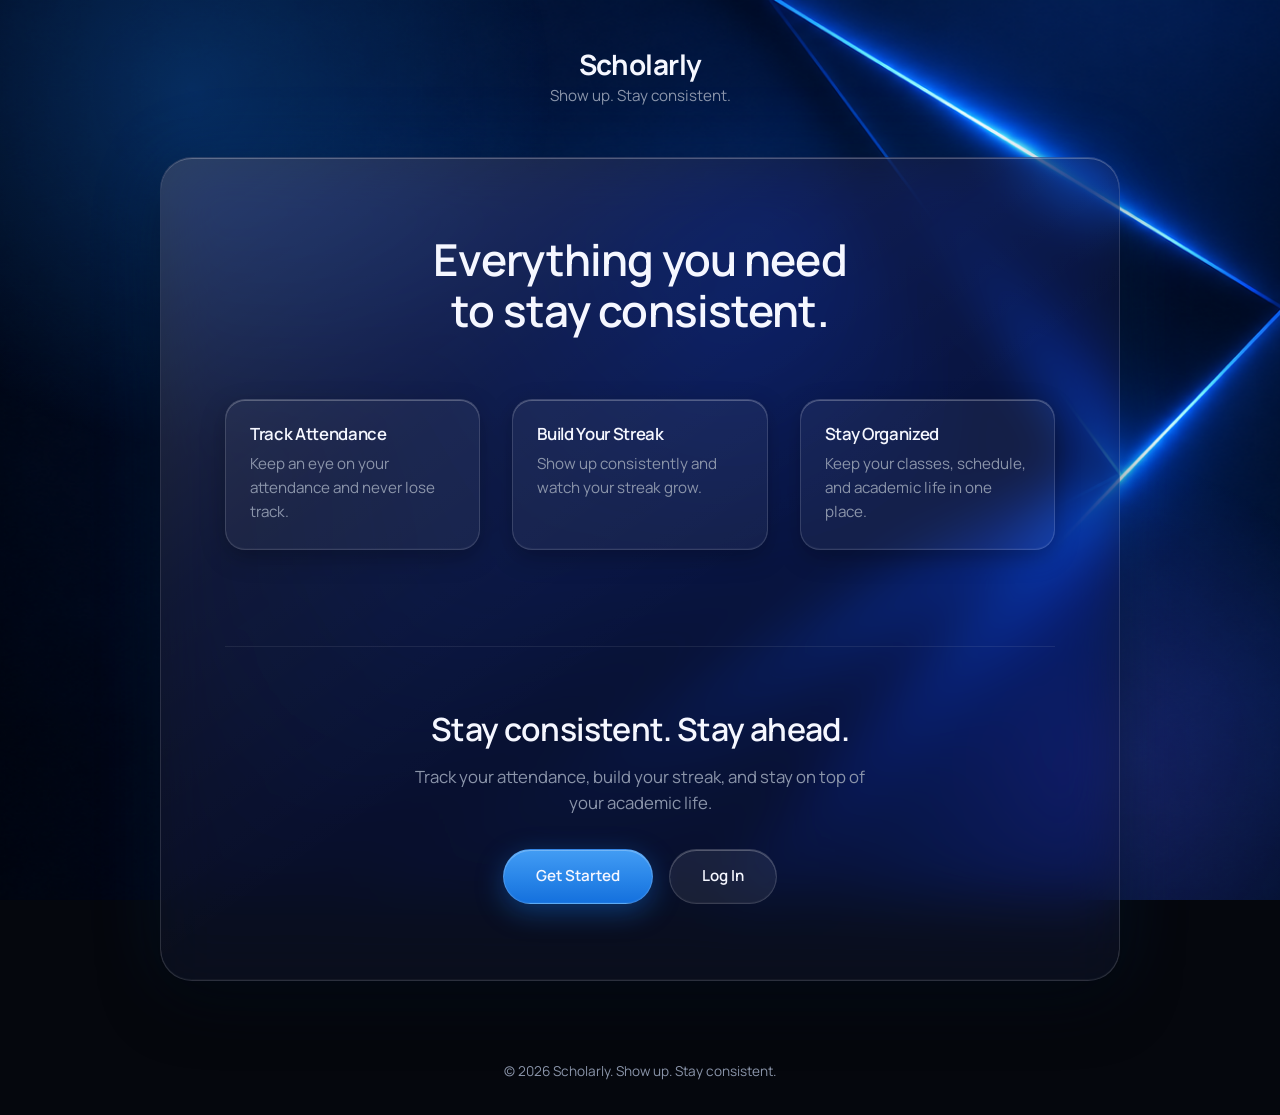
<file: index.html>
<!DOCTYPE html>
<html lang="en">
<head>
    <meta charset="UTF-8">
    <meta name="viewport" content="width=device-width, initial-scale=1.0">
    <title>Scholarly</title>

    <!-- Font: Manrope (falls back to system fonts if it can't load) -->
    <link rel="preconnect" href="https://fonts.googleapis.com">
    <link rel="preconnect" href="https://fonts.gstatic.com" crossorigin>
    <link href="https://fonts.googleapis.com/css2?family=Manrope:wght@400;500;600;700&display=swap" rel="stylesheet">

    <link rel="stylesheet" href="css/global.css">
</head>

<body>

    <header class="site-header">
        <h1>Scholarly</h1>
        <p>Show up. Stay consistent.</p>
    </header>

    <main>
        <div class="card">

            <section class="hero">
                <h2>Everything you need to stay consistent.</h2>

                <div class="features">
                    <article>
                        <h3>Track Attendance</h3>
                        <p>Keep an eye on your attendance and never lose track.</p>
                    </article>

                    <article>
                        <h3>Build Your Streak</h3>
                        <p>Show up consistently and watch your streak grow.</p>
                    </article>

                    <article>
                        <h3>Stay Organized</h3>
                        <p>Keep your classes, schedule, and academic life in one place.</p>
                    </article>
                </div>
            </section>

            <section class="cta">
                <h2>Stay consistent. Stay ahead.</h2>
                <p>
                    Track your attendance, build your streak,
                    and stay on top of your academic life.
                </p>

                <div class="cta-actions">
                    <a href="signup.html" class="btn btn-primary">Get Started</a>
                    <a href="login.html" class="btn btn-secondary">Log In</a>
                </div>
            </section>

        </div>
    </main>

    <footer class="site-footer">
        <p>© 2026 Scholarly. Show up. Stay consistent.</p>
    </footer>

</body>
</html>
</file>
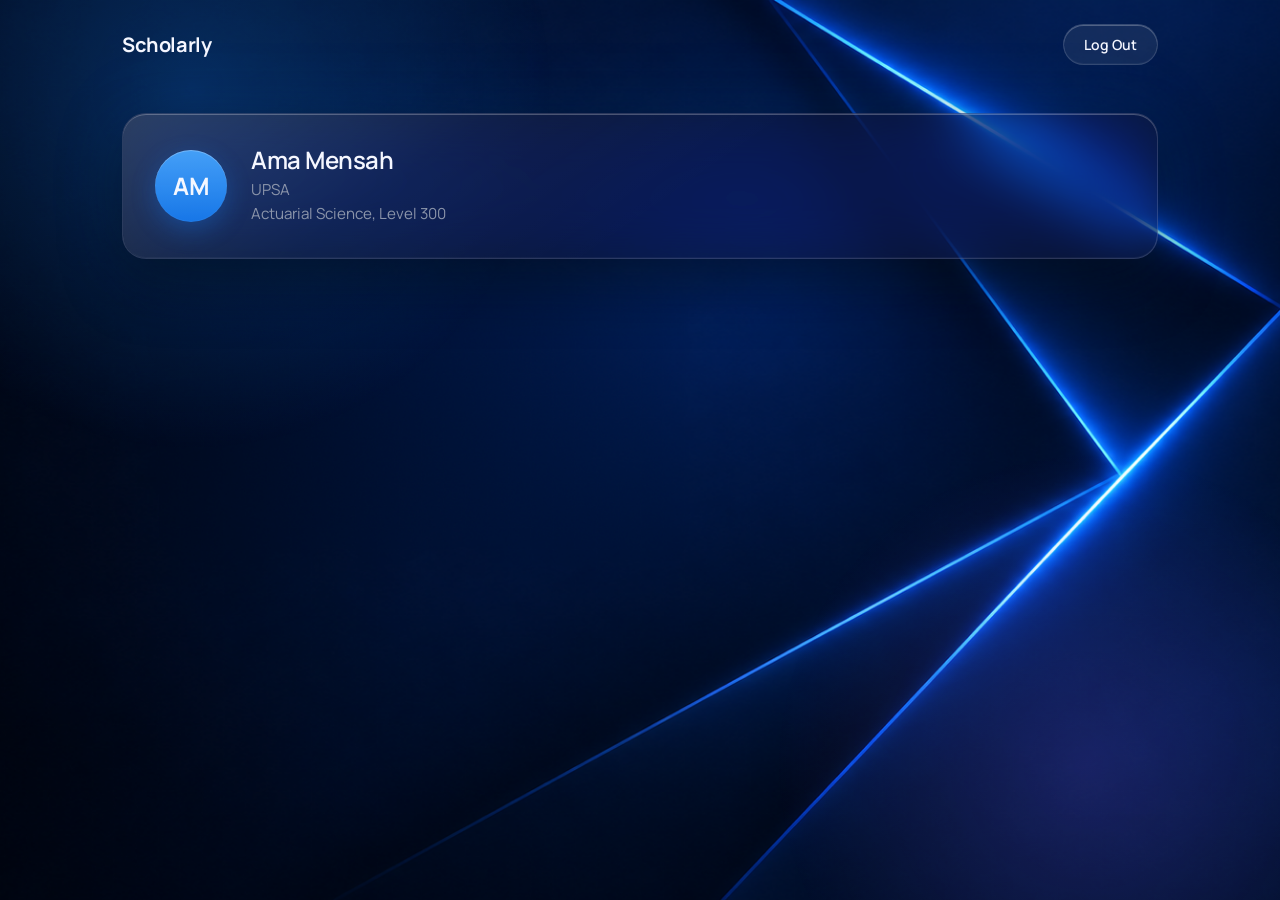
<file: dashboard.html>
<!DOCTYPE html>
<html lang="en">
<head>
    <meta charset="UTF-8">
    <meta name="viewport" content="width=device-width, initial-scale=1.0">
    <title>Dashboard | Scholarly</title>

    <link rel="preconnect" href="https://fonts.googleapis.com">
    <link rel="preconnect" href="https://fonts.gstatic.com" crossorigin>
    <link href="https://fonts.googleapis.com/css2?family=Manrope:wght@400;500;600;700&display=swap" rel="stylesheet">

    <link rel="stylesheet" href="css/global.css">
    <link rel="stylesheet" href="css/dashboard.css">
</head>

<body>

    <!-- TOP BAR -->
    <header class="topbar">
        <h1 class="topbar-brand">Scholarly</h1>
        <button type="button" id="logout-btn" class="btn btn-secondary btn-sm">Log Out</button>
    </header>

    <main class="dashboard">

        <!-- STUDENT PROFILE (sample data for now, Supabase fills this in later) -->
        <section class="card panel profile">
            <div class="avatar" id="student-initials">AM</div>

            <div class="profile-info">
                <h2 id="student-name">Ama Mensah</h2>
                <p id="student-school">UPSA</p>
                <p id="student-programme">Actuarial Science, Level 300</p>
            </div>
        </section>

    </main>

</body>
</html>
</file>
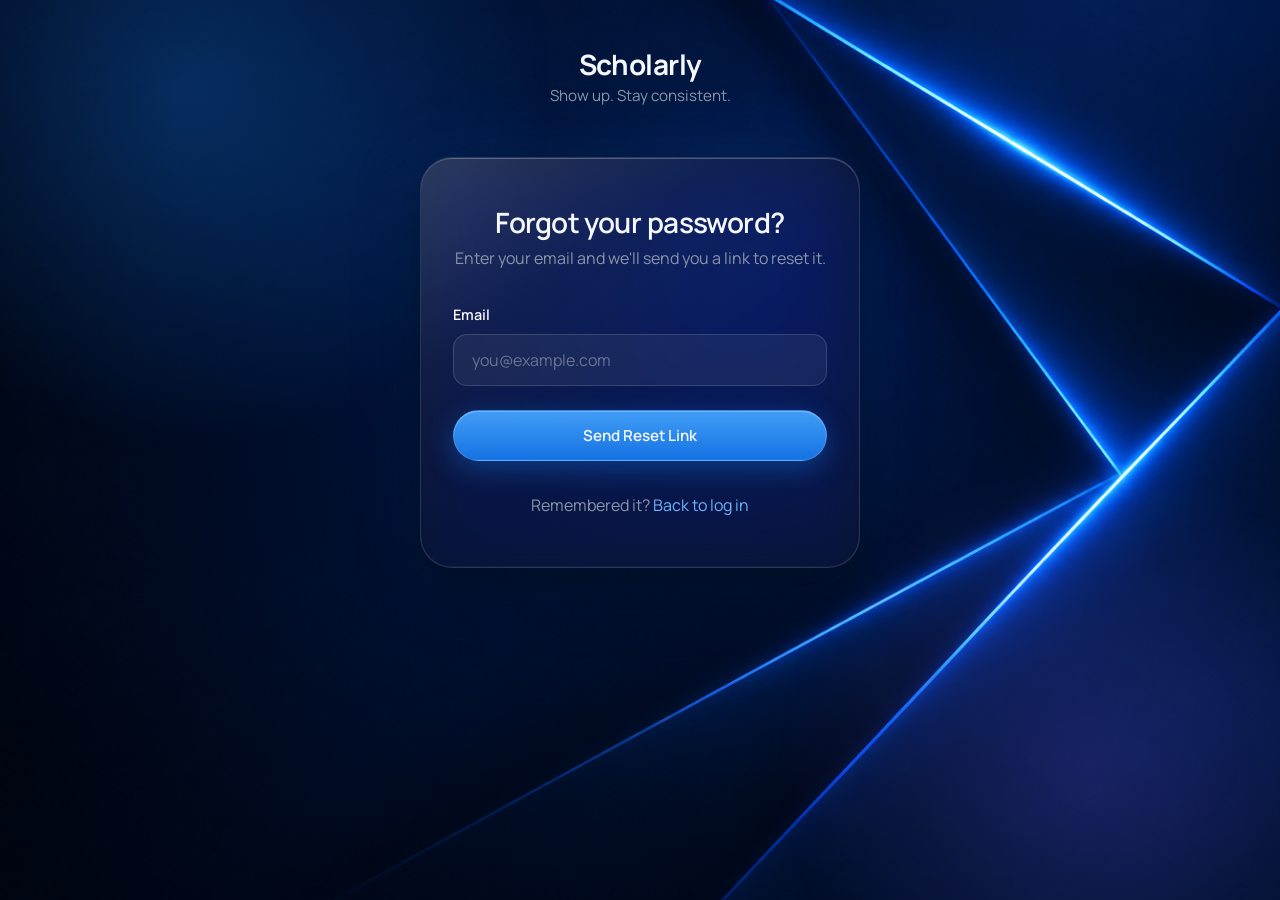
<file: forgot-password.html>
<!DOCTYPE html>
<html lang="en">
<head>
    <meta charset="UTF-8">
    <meta name="viewport" content="width=device-width, initial-scale=1.0">
    <title>Forgot Password | Scholarly</title>

    <link rel="preconnect" href="https://fonts.googleapis.com">
    <link rel="preconnect" href="https://fonts.gstatic.com" crossorigin>
    <link href="https://fonts.googleapis.com/css2?family=Manrope:wght@400;500;600;700&display=swap" rel="stylesheet">

    <link rel="stylesheet" href="css/global.css">
    <link rel="stylesheet" href="css/auth.css">
</head>

<body>

    <header class="site-header">
        <h1>Scholarly</h1>
        <p>Show up. Stay consistent.</p>
    </header>

    <main>
        <div class="card auth-card">
            <h2>Forgot your password?</h2>
            <p>Enter your email and we'll send you a link to reset it.</p>

            <form id="forgot-password-form">
                <div class="field">
                    <label for="email">Email</label>
                    <input type="email" id="email" name="email" placeholder="you@example.com" autocomplete="email" required>
                </div>

                <button type="submit" class="btn btn-primary">Send Reset Link</button>
            </form>

            <p>Remembered it? <a href="login.html">Back to log in</a></p>
        </div>
    </main>

</body>
</html>
</file>
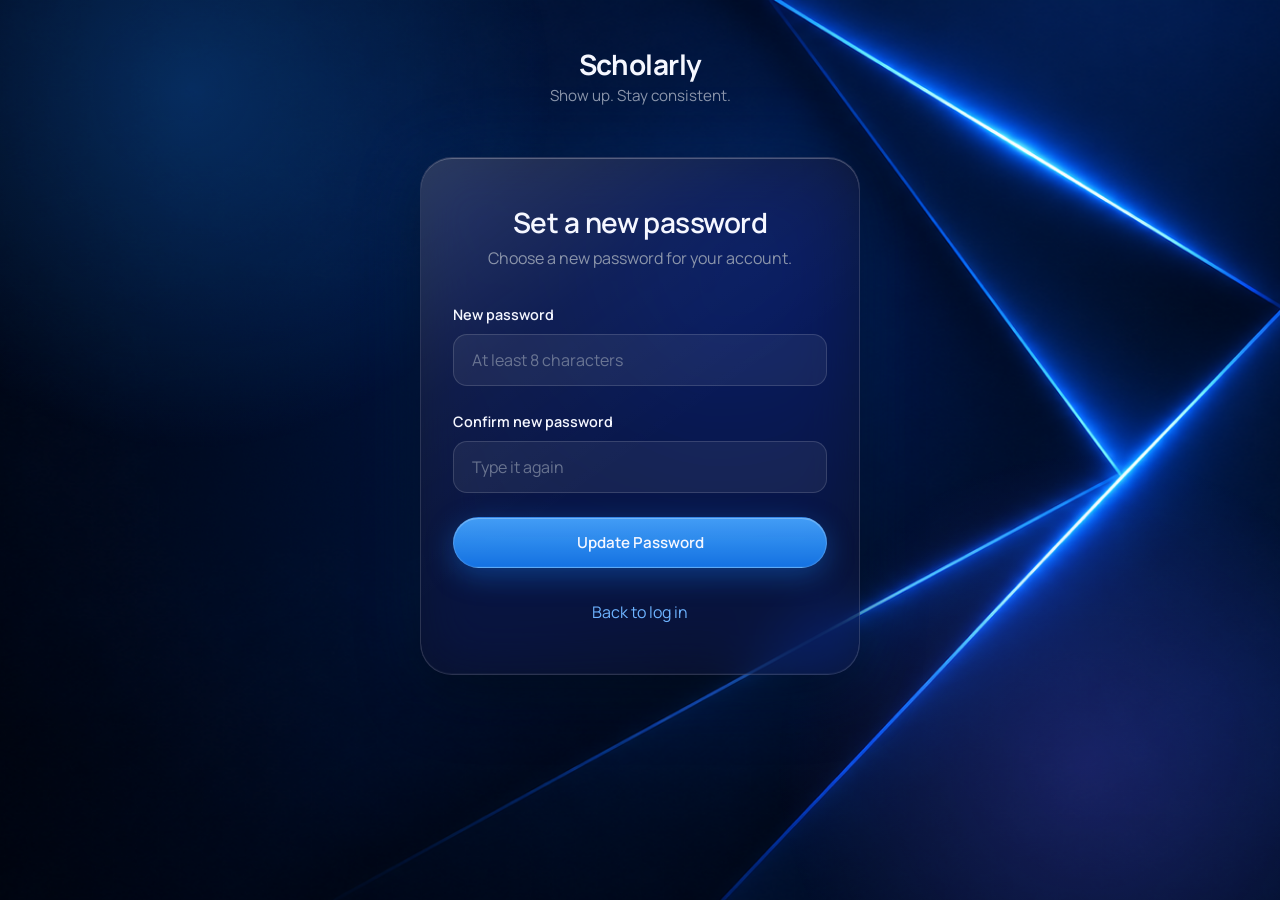
<file: reset-password.html>
<!DOCTYPE html>
<html lang="en">
<head>
    <meta charset="UTF-8">
    <meta name="viewport" content="width=device-width, initial-scale=1.0">
    <title>Reset Password | Scholarly</title>

    <link rel="preconnect" href="https://fonts.googleapis.com">
    <link rel="preconnect" href="https://fonts.gstatic.com" crossorigin>
    <link href="https://fonts.googleapis.com/css2?family=Manrope:wght@400;500;600;700&display=swap" rel="stylesheet">

    <link rel="stylesheet" href="css/global.css">
    <link rel="stylesheet" href="css/auth.css">
</head>

<body>

    <header class="site-header">
        <h1>Scholarly</h1>
        <p>Show up. Stay consistent.</p>
    </header>

    <main>
        <div class="card auth-card">
            <h2>Set a new password</h2>
            <p>Choose a new password for your account.</p>

            <form id="reset-password-form">
                <div class="field">
                    <label for="new-password">New password</label>
                    <input type="password" id="new-password" name="new-password" placeholder="At least 8 characters" minlength="8" autocomplete="new-password" required>
                </div>

                <div class="field">
                    <label for="confirm-new-password">Confirm new password</label>
                    <input type="password" id="confirm-new-password" name="confirm-new-password" placeholder="Type it again" minlength="8" autocomplete="new-password" required>
                </div>

                <button type="submit" class="btn btn-primary">Update Password</button>
            </form>

            <p><a href="login.html">Back to log in</a></p>
        </div>
    </main>

</body>
</html>
</file>
<file: css/global.css>
/* ========================================
   SCHOLARLY — GLOBAL STYLES
   ======================================== */

/* ----------------------------------------
   1. DESIGN TOKENS
   Colors, spacing, and motion defined once
   and reused everywhere.
   ---------------------------------------- */
:root {
    /* Colors */
    --bg-primary: #05070d;
    --bg-panel: rgba(11, 16, 32, 0.8);
    --accent-blue: #1683ff;
    --accent-blue-soft: rgba(22, 131, 255, 0.25);
    --text-primary: #f5f7ff;
    --text-muted: #8b95aa;
    --line: rgba(255, 255, 255, 0.08);

    /* Glass */
    --glass-fill: rgba(255, 255, 255, 0.05);
    --glass-border: rgba(255, 255, 255, 0.14);
    --glass-highlight:
        inset 0 1px 0 rgba(255, 255, 255, 0.25),
        inset 0 -1px 0 rgba(255, 255, 255, 0.04);

    /* Spacing scale (multiples of 8) */
    --space-1: 8px;
    --space-2: 16px;
    --space-3: 24px;
    --space-4: 32px;
    --space-5: 48px;
    --space-6: 64px;
    --space-7: 96px;

    /* Shape + motion */
    --radius-lg: 24px;
    --radius-md: 12px;
    --ease: cubic-bezier(0.22, 1, 0.36, 1);
}


/* ----------------------------------------
   2. RESET + BASE
   ---------------------------------------- */
* {
    margin: 0;
    padding: 0;
    box-sizing: border-box;
}

body {
    min-height: 100vh;
    display: flex;
    flex-direction: column;

    background: var(--bg-primary) url("../assets/scholarly-bg.png") center / cover no-repeat fixed;
    color: var(--text-primary);

    font-family: "Manrope", system-ui, -apple-system, "Segoe UI", Roboto, Arial, sans-serif;
    line-height: 1.6;
    -webkit-font-smoothing: antialiased;
}

/* Soft color glows behind everything so the glass has something to blur.
   Delete this block if your background image already has enough color. */
body::before {
    content: "";
    position: fixed;
    inset: 0;
    z-index: -1;
    pointer-events: none;
    background:
        radial-gradient(600px circle at 15% 10%, rgba(22, 131, 255, 0.28), transparent 60%),
        radial-gradient(520px circle at 85% 85%, rgba(120, 90, 255, 0.2), transparent 60%);
}

h1, h2, h3 {
    line-height: 1.15;
    letter-spacing: -0.02em;
}

p {
    color: var(--text-muted);
}


/* ----------------------------------------
   3. HEADER
   ---------------------------------------- */
.site-header {
    padding: var(--space-5) var(--space-3) 0;
    text-align: center;
}

.site-header h1 {
    font-size: 1.75rem;
    font-weight: 700;
    margin-bottom: 4px;
}

.site-header p {
    font-size: 0.95rem;
}


/* ----------------------------------------
   4. MAIN CARD
   One glass panel that holds the page content.
   ---------------------------------------- */
main {
    flex: 1;
    padding: var(--space-5) var(--space-3);
}

.card {
    position: relative;
    max-width: 960px;
    margin: 0 auto;
    padding: clamp(var(--space-4), 6vw, var(--space-7)) clamp(var(--space-3), 5vw, var(--space-6));

    /* Frosted glass: translucent fill, heavy blur, boosted color */
    background: rgba(18, 26, 48, 0.45);
    backdrop-filter: blur(28px) saturate(180%);
    -webkit-backdrop-filter: blur(28px) saturate(180%);

    border: 1px solid var(--glass-border);
    border-radius: 32px;

    box-shadow:
        var(--glass-highlight),
        0 24px 60px rgba(0, 0, 0, 0.45),
        0 0 80px rgba(22, 131, 255, 0.12);
}

/* Light sheen across the top-left, like light catching the glass */
.card::before {
    content: "";
    position: absolute;
    inset: 0;
    border-radius: inherit;
    background: linear-gradient(
        145deg,
        rgba(255, 255, 255, 0.14) 0%,
        rgba(255, 255, 255, 0.03) 30%,
        transparent 55%
    );
    pointer-events: none;
}

/* Keep real content above the sheen */
.card > * {
    position: relative;
}


/* ----------------------------------------
   5. HERO + FEATURES
   ---------------------------------------- */
.hero {
    text-align: center;
}

.hero h2 {
    max-width: 22ch;
    margin: 0 auto;
    font-size: clamp(2rem, 4.5vw, 2.75rem);
    font-weight: 600;
    text-wrap: balance;
}

.features {
    display: grid;
    grid-template-columns: repeat(auto-fit, minmax(220px, 1fr));
    gap: var(--space-4);

    margin-top: var(--space-6);
    text-align: left;
}

.features article {
    padding: var(--space-3);

    background: var(--glass-fill);
    border: 1px solid var(--glass-border);
    border-radius: 20px;

    box-shadow:
        var(--glass-highlight),
        0 8px 24px rgba(0, 0, 0, 0.25);
}

.features h3 {
    margin-bottom: var(--space-1);
    font-size: 1.05rem;
    font-weight: 600;
}

.features p {
    font-size: 0.95rem;
}


/* ----------------------------------------
   6. CALL TO ACTION
   ---------------------------------------- */
.cta {
    margin-top: var(--space-7);
    padding-top: var(--space-6);
    border-top: 1px solid var(--line);
    text-align: center;
}

.cta h2 {
    font-size: clamp(1.5rem, 3vw, 2rem);
    font-weight: 600;
    margin-bottom: var(--space-2);
}

.cta p {
    max-width: 46ch;
    margin: 0 auto;
    font-size: 1.05rem;
}

.cta-actions {
    display: flex;
    flex-wrap: wrap;
    justify-content: center;
    gap: var(--space-2);
    margin-top: var(--space-4);
}


/* ----------------------------------------
   7. BUTTONS
   ---------------------------------------- */
.btn {
    display: inline-block;
    padding: 14px 32px;

    font-size: 0.95rem;
    font-weight: 600;
    text-decoration: none;
    color: var(--text-primary);

    /* Pill shape, like iOS controls */
    border: 1px solid var(--glass-border);
    border-radius: 999px;

    transition:
        transform 0.25s var(--ease),
        box-shadow 0.25s var(--ease),
        background 0.25s var(--ease);
}

/* Tinted blue glass */
.btn-primary {
    background: linear-gradient(
        180deg,
        rgba(70, 165, 255, 0.95),
        rgba(22, 131, 255, 0.85)
    );
    box-shadow:
        var(--glass-highlight),
        0 8px 28px rgba(22, 131, 255, 0.35);
}

/* Clear glass */
.btn-secondary {
    background: rgba(255, 255, 255, 0.07);
    box-shadow: var(--glass-highlight);
}

.btn:hover {
    transform: translateY(-2px);
}

.btn-primary:hover {
    box-shadow:
        var(--glass-highlight),
        0 12px 36px rgba(22, 131, 255, 0.55);
}

.btn-secondary:hover {
    background: rgba(255, 255, 255, 0.13);
}

.btn:active {
    transform: translateY(0);
}

.btn:focus-visible {
    outline: 2px solid var(--text-primary);
    outline-offset: 3px;
}


/* ----------------------------------------
   8. FOOTER
   ---------------------------------------- */
.site-footer {
    padding: var(--space-4) var(--space-3);
    text-align: center;
}

.site-footer p {
    font-size: 0.85rem;
}


/* ----------------------------------------
   9. PAGE-LOAD ANIMATION
   One staggered sequence: header, card,
   headline, features, then the CTA.
   ---------------------------------------- */
@keyframes rise {
    from {
        opacity: 0;
        transform: translateY(16px);
    }
    to {
        opacity: 1;
        transform: translateY(0);
    }
}

@keyframes fade {
    from { opacity: 0; }
    to   { opacity: 1; }
}

.site-header       { animation: rise 0.8s var(--ease) both; }
.card              { animation: fade 0.9s ease 0.1s both; }
.hero h2           { animation: rise 0.8s var(--ease) 0.25s both; }
.features article  { animation: rise 0.8s var(--ease) both; }
.cta               { animation: rise 0.8s var(--ease) 0.8s both; }

.features article:nth-child(1) { animation-delay: 0.4s; }
.features article:nth-child(2) { animation-delay: 0.5s; }
.features article:nth-child(3) { animation-delay: 0.6s; }


/* ----------------------------------------
   10. ACCESSIBILITY
   Respect people who turn animations off.
   ---------------------------------------- */
@media (prefers-reduced-motion: reduce) {
    *,
    *::before,
    *::after {
        animation: none !important;
        transition: none !important;
    }
}
</file>
<file: css/dashboard.css>
/* ========================================
   SCHOLARLY — DASHBOARD
   ======================================== */

/* ----------------------------------------
   TOP BAR
   Brand on the left, Log Out on the right.
   ---------------------------------------- */
.topbar {
    display: flex;
    justify-content: space-between;
    align-items: center;

    width: 100%;
    max-width: 1100px;
    margin: 0 auto;
    padding: var(--space-3) var(--space-4);
}

.topbar-brand {
    font-size: 1.25rem;
    font-weight: 700;
}

/* Smaller button for the top bar */
.btn-sm {
    padding: 10px 20px;
    font-size: 0.875rem;
}

/* Real <button>s don't inherit the page font by default */
button.btn {
    font-family: inherit;
    cursor: pointer;
}


/* ----------------------------------------
   PAGE CONTAINER
   Everything on the dashboard stacks in here.
   ---------------------------------------- */
.dashboard {
    width: 100%;
    max-width: 1100px;
    margin: 0 auto;
    padding: var(--space-3) var(--space-4) var(--space-6);

    display: flex;
    flex-direction: column;
    gap: var(--space-4);
}


/* ----------------------------------------
   PANEL
   Same glass as the landing card, just
   less padding so it fits dashboard sections.
   ---------------------------------------- */
.panel {
    max-width: none;
    margin: 0;
    padding: var(--space-4);
    border-radius: 24px;
}


/* ----------------------------------------
   STUDENT PROFILE
   ---------------------------------------- */
.profile {
    display: flex;
    align-items: center;
    gap: var(--space-3);
}

/* Circle with the student's initials (profile picture comes later) */
.avatar {
    width: 72px;
    height: 72px;
    flex-shrink: 0;

    display: grid;
    place-items: center;

    font-size: 1.5rem;
    font-weight: 700;

    background: linear-gradient(
        180deg,
        rgba(70, 165, 255, 0.95),
        rgba(22, 131, 255, 0.85)
    );
    border-radius: 50%;
    box-shadow:
        var(--glass-highlight),
        0 8px 24px rgba(22, 131, 255, 0.3);
}

.profile-info h2 {
    font-size: 1.5rem;
    font-weight: 600;
    margin-bottom: 4px;
}

.profile-info p {
    font-size: 0.95rem;
}
</file>
<file: css/auth.css>
/* ========================================
   SCHOLARLY — AUTH PAGES (login, signup...)
   ======================================== */

/* Narrower, centered card for forms */
.auth-card {
    max-width: 440px;
    padding: var(--space-5) var(--space-4);
    text-align: center;
}

.auth-card h2 {
    font-size: 1.75rem;
    font-weight: 600;
    margin-bottom: var(--space-1);
}


/* ----------------------------------------
   FORM LAYOUT
   flex + column = everything stacks vertically.
   gap = even space between each item.
   ---------------------------------------- */
.auth-card form {
    display: flex;
    flex-direction: column;
    gap: var(--space-3);

    margin: var(--space-4) 0;
    text-align: left;
}

/* One label + one input, stacked */
.field {
    display: flex;
    flex-direction: column;
    gap: var(--space-1);
}

.field label {
    font-size: 0.9rem;
    font-weight: 600;
}


/* ----------------------------------------
   INPUTS
   Glass look instead of the default white box.
   ---------------------------------------- */
.field input {
    width: 100%;
    padding: 14px 18px;

    font-family: inherit;
    font-size: 1rem;
    color: var(--text-primary);

    background: rgba(255, 255, 255, 0.06);
    border: 1px solid var(--glass-border);
    border-radius: 14px;
    outline: none;

    transition:
        border-color 0.25s var(--ease),
        box-shadow 0.25s var(--ease),
        background 0.25s var(--ease);
}

.field input::placeholder {
    color: var(--text-muted);
    opacity: 0.7;
}

/* Glows blue when you click into it */
.field input:focus {
    background: rgba(255, 255, 255, 0.09);
    border-color: var(--accent-blue);
    box-shadow: 0 0 0 4px rgba(22, 131, 255, 0.2);
}

/* Stops Chrome's autofill from turning the box white/yellow */
.field input:-webkit-autofill {
    -webkit-text-fill-color: var(--text-primary);
    box-shadow: 0 0 0 1000px #121a30 inset;
    caret-color: var(--text-primary);
}


/* ----------------------------------------
   LINKS + BUTTON
   ---------------------------------------- */
.auth-card a {
    color: #6db3ff;
    text-decoration: none;
}

.auth-card a:hover {
    text-decoration: underline;
}

/* "Forgot password?" sits on the right */
.auth-card form a {
    align-self: flex-end;
    font-size: 0.875rem;
}

.auth-card button.btn {
    width: 100%;
    font-family: inherit;
    cursor: pointer;
}
/* ----------------------------------------
   TWO FIELDS SIDE BY SIDE (Age + Level)
   ---------------------------------------- */
.field-row {
    display: grid;
    grid-template-columns: 1fr 1fr;
    gap: var(--space-3);
}
/* ----------------------------------------
   FORM MESSAGE (errors / success)
   ---------------------------------------- */
.form-message {
    font-size: 0.9rem;
    text-align: center;
}

/* Takes up no space until there's a message */
.form-message:empty {
    display: none;
}

.form-message.error   { color: #ff8a8a; }
.form-message.success { color: #7be3a8; }
</file>
